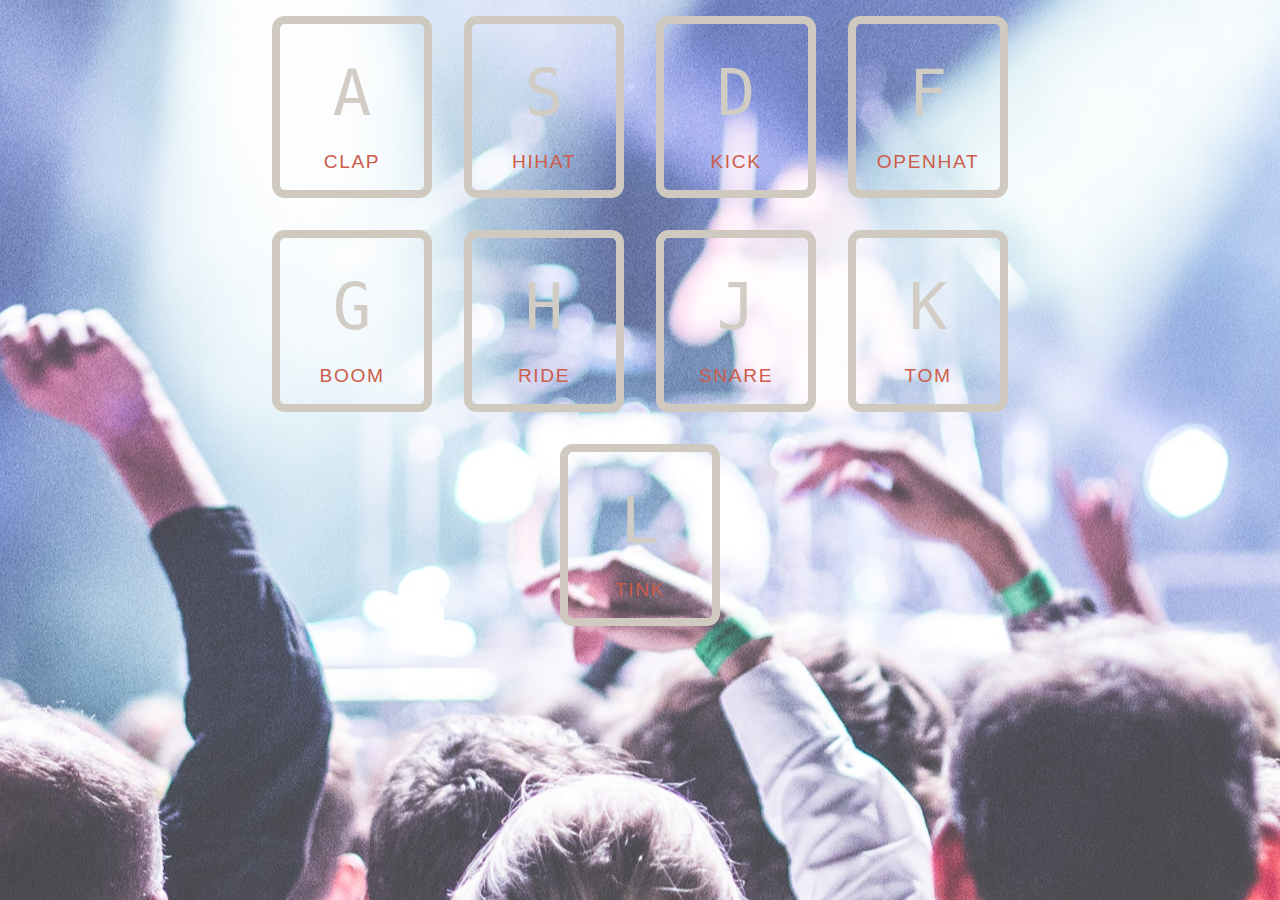
<file: 1. JS Drum kit/index.html>
<!DOCTYPE html>
<html lang="en">
  <head>
    <meta charset="UTF-8" />
    <title>JS Drum Kit</title>
    <link rel="stylesheet" href="style.css" />
  </head>
  <body>
    <div class="keys">
      <div data-key="65" class="key">
        <kbd>A</kbd>
        <span class="sound">clap</span>
      </div>
      <div data-key="83" class="key">
        <kbd>S</kbd>
        <span class="sound">hihat</span>
      </div>
      <div data-key="68" class="key">
        <kbd>D</kbd>
        <span class="sound">kick</span>
      </div>
      <div data-key="70" class="key">
        <kbd>F</kbd>
        <span class="sound">openhat</span>
      </div>
      <div data-key="71" class="key">
        <kbd>G</kbd>
        <span class="sound">boom</span>
      </div>
      <div data-key="72" class="key">
        <kbd>H</kbd>
        <span class="sound">ride</span>
      </div>
      <div data-key="74" class="key">
        <kbd>J</kbd>
        <span class="sound">snare</span>
      </div>
      <div data-key="75" class="key">
        <kbd>K</kbd>
        <span class="sound">tom</span>
      </div>
      <div data-key="76" class="key">
        <kbd>L</kbd>
        <span class="sound">tink</span>
      </div>
    </div>

    <audio data-key="65" src="sounds/clap.wav"></audio>
    <audio data-key="83" src="sounds/hihat.wav"></audio>
    <audio data-key="68" src="sounds/kick.wav"></audio>
    <audio data-key="70" src="sounds/openhat.wav"></audio>
    <audio data-key="71" src="sounds/boom.wav"></audio>
    <audio data-key="72" src="sounds/ride.wav"></audio>
    <audio data-key="74" src="sounds/snare.wav"></audio>
    <audio data-key="75" src="sounds/tom.wav"></audio>
    <audio data-key="76" src="sounds/tink.wav"></audio>

    <script>
      function playSound(e) {
        const audio = document.querySelector(`audio[data-key='${e.keyCode}']`);
        const key = document.querySelector(`.key[data-key='${e.keyCode}']`);

        //this is how you make it play
        if (!audio) return; //stop function from running all together
        audio.currentTime = 0; //rewind to the start
        audio.play();

        //for the animation
        key.classList.add("playing");
      }

      function removeTransition(e) {
        if (e.propertyName !== "transform") return; // skip it if it's not a transform
        this.classList.remove("playing");
      }

      const keys = document.querySelectorAll(".key");
      keys.forEach((key) =>
        key.addEventListener("transitionend", removeTransition)
      );

      window.addEventListener("keydown", playSound);
    </script>
  </body>
</html>
</file>
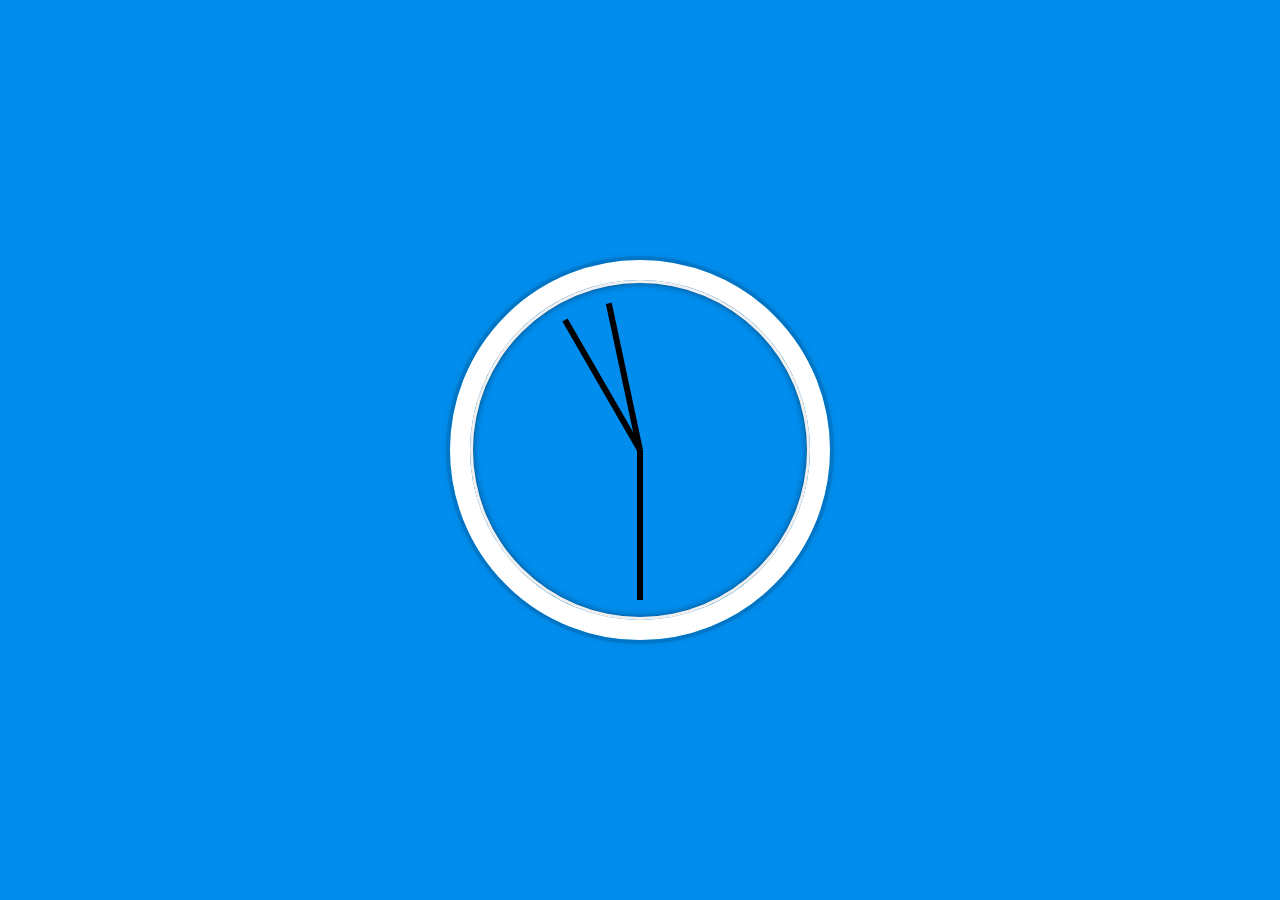
<file: 2. JS Clock/index.html>
<!DOCTYPE html>
<html lang="en">
  <head>
    <meta charset="UTF-8" />
    <title>JS + CSS Clock</title>
  </head>
  <body>
    <div class="clock">
      <div class="clock-face">
        <div class="hand hour-hand"></div>
        <div class="hand min-hand"></div>
        <div class="hand second-hand"></div>
      </div>
    </div>

    <style>
      html {
        background: #018ded url(https://unsplash.it/1500/1000?image=881&blur=5);
        background-size: cover;
        font-family: "helvetica neue";
        text-align: center;
        font-size: 10px;
      }

      body {
        margin: 0;
        font-size: 2rem;
        display: flex;
        flex: 1;
        min-height: 100vh;
        align-items: center;
      }

      .clock {
        width: 30rem;
        height: 30rem;
        border: 20px solid white;
        border-radius: 50%;
        margin: 50px auto;
        position: relative;
        padding: 2rem;
        box-shadow: 0 0 0 4px rgba(0, 0, 0, 0.1), inset 0 0 0 3px #efefef,
          inset 0 0 10px black, 0 0 10px rgba(0, 0, 0, 0.2);
      }

      .clock-face {
        position: relative;
        width: 100%;
        height: 100%;
        transform: translateY(
          -3px
        ); /* account for the height of the clock hands */
      }

      .hand {
        width: 50%;
        height: 6px;
        background: black;
        position: absolute;
        top: 50%;
        transform-origin: 100%;
        transform: rotate(90deg);
        /* transition: all 0.05s; */
        transition-timing-function: cubic-bezier(0.1, 2.7, 0.58, 1);
      }
    </style>

    <script>
      const secondHand = document.querySelector(".second-hand");
      const minHand = document.querySelector(".min-hand");
      const hourHand = document.querySelector(".hour-hand");

      function setDate() {
        const now = new Date();

        //Seconds
        const seconds = now.getSeconds();
        const secondsDegrees = (seconds / 60) * 360 + 90;
        secondHand.style.transform = `rotate(${secondsDegrees}deg)`;

        //Minutes
        const mins = now.getMinutes();
        const minsDegrees = (mins / 60) * 360 + 90;
        minHand.style.transform = `rotate(${minsDegrees}deg)`;

        //Hours
        const hours = now.getHours();
        const hoursDegrees = (hours / 12) * 360 + 90;
        hourHand.style.transform = `rotate(${hoursDegrees}deg)`;
      }

      setInterval(setDate, 1000);

      setDate();
    </script>
  </body>
</html>
</file>
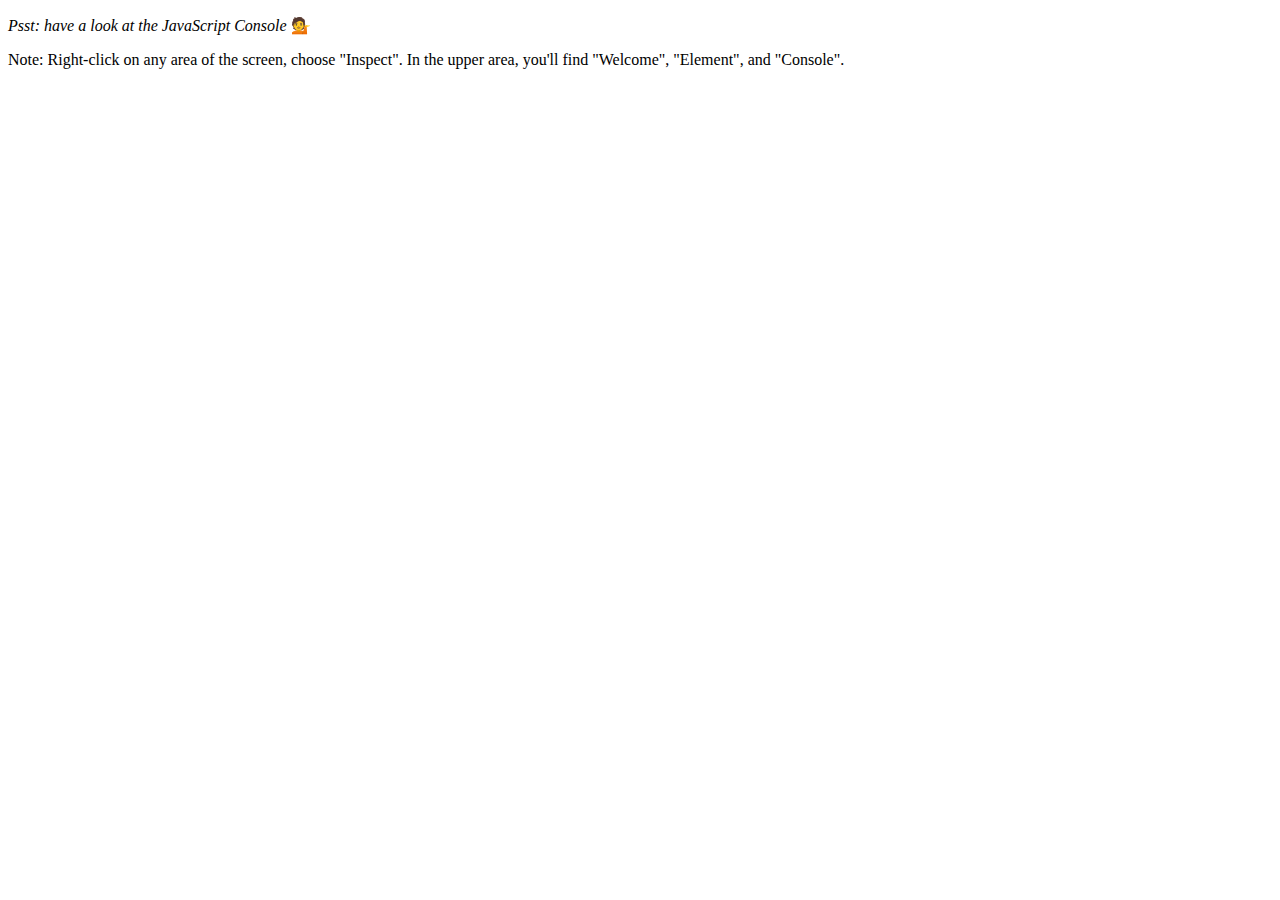
<file: 4. Cardio Day 1 Array/index.html>
<!DOCTYPE html>
<html lang="en">
  <head>
    <meta charset="UTF-8" />
    <title>Array Cardio 💪</title>
  </head>
  <body>
    <p><em>Psst: have a look at the JavaScript Console</em> 💁</p>
    <p>
      Note: Right-click on any area of the screen, choose "Inspect". In the
      upper area, you'll find "Welcome", "Element", and "Console".
    </p>
    <script>
      // Get your shorts on - this is an array workout!
      // ## Array Cardio Day 1

      // Some data we can work with

      const inventors = [
        { first: "Albert", last: "Einstein", year: 1879, passed: 1955 },
        { first: "Isaac", last: "Newton", year: 1643, passed: 1727 },
        { first: "Galileo", last: "Galilei", year: 1564, passed: 1642 },
        { first: "Marie", last: "Curie", year: 1867, passed: 1934 },
        { first: "Johannes", last: "Kepler", year: 1571, passed: 1630 },
        { first: "Nicolaus", last: "Copernicus", year: 1473, passed: 1543 },
        { first: "Max", last: "Planck", year: 1858, passed: 1947 },
        { first: "Katherine", last: "Blodgett", year: 1898, passed: 1979 },
        { first: "Ada", last: "Lovelace", year: 1815, passed: 1852 },
        { first: "Sarah E.", last: "Goode", year: 1855, passed: 1905 },
        { first: "Lise", last: "Meitner", year: 1878, passed: 1968 },
        { first: "Hanna", last: "Hammarström", year: 1829, passed: 1909 },
      ];

      const people = [
        "Bernhard, Sandra",
        "Bethea, Erin",
        "Becker, Carl",
        "Bentsen, Lloyd",
        "Beckett, Samuel",
        "Blake, William",
        "Berger, Ric",
        "Beddoes, Mick",
        "Beethoven, Ludwig",
        "Belloc, Hilaire",
        "Begin, Menachem",
        "Bellow, Saul",
        "Benchley, Robert",
        "Blair, Robert",
        "Benenson, Peter",
        "Benjamin, Walter",
        "Berlin, Irving",
        "Benn, Tony",
        "Benson, Leana",
        "Bent, Silas",
        "Berle, Milton",
        "Berry, Halle",
        "Biko, Steve",
        "Beck, Glenn",
        "Bergman, Ingmar",
        "Black, Elk",
        "Berio, Luciano",
        "Berne, Eric",
        "Berra, Yogi",
        "Berry, Wendell",
        "Bevan, Aneurin",
        "Ben-Gurion, David",
        "Bevel, Ken",
        "Biden, Joseph",
        "Bennington, Chester",
        "Bierce, Ambrose",
        "Billings, Josh",
        "Birrell, Augustine",
        "Blair, Tony",
        "Beecher, Henry",
        "Biondo, Frank",
      ];

      // Array.prototype.filter()
      // 1. Filter the list of inventors for those who were born in the 1500's

      const fifteen = inventors.filter(
        (inventor) => inventor.year >= 1500 && inventor.year <= 1600
      );

      console.table(fifteen);

      // Array.prototype.map()
      // 2. Give us an array of the inventors first and last names

      const fullNames = inventors.map(
        (inventor) => `${inventor.first} ${inventor.last}`
      );

      console.log(fullNames);

      // Array.prototype.sort()
      // 3. Sort the inventors by birthdate, oldest to youngest

      //longer version and youngest to oldest
      // const ordered = inventors.sort(function (a, b) {
      //   if (a.year > b.year) {
      //     return 1;
      //   } else {
      //     return -1;
      //   }
      // });

      //shorter version and youngest to oldest
      const ordered2 = inventors.sort((a, b) => (a.year > b.year ? 1 : -1));

      //console.log(ordered);
      console.log(ordered2);

      // Array.prototype.reduce()
      // 4. How many years did all the inventors live all together?
      const totalYears = inventors.reduce((total, inventor) => {
        return total + (inventor.passed - inventor.year);
      }, 0);

      console.log(totalYears);

      // 5. Sort the inventors by years lived

      //longer
      const oldest = inventors.sort(function (a, b) {
        const lastGuy = a.passed - a.year;
        const nextGuy = b.passed - b.year;
        return lastGuy > nextGuy ? -1 : 1;
      });

      console.log(oldest);

      // 6. create a list of Boulevards in Paris that contain 'de' anywhere in the name
      // https://en.wikipedia.org/wiki/Category:Boulevards_in_Paris

      // const category = document.querySelector(".mw-category");
      // const links = Array.from(category.querySelector("a"));

      // const de = links
      //   .map((link) => link.textContent)
      //   .filter((streetName) => streetName.include("de"));

      // 7. sort Exercise
      // Sort the people alphabetically by last name

      const alpha = people.sort(function (lastOne, nextOne) {
        const [alast, afirst] = lastOne.split(", ");
        const [blast, bfirst] = nextOne.split(", ");

        return alast > blast ? 1 : -1;
      });

      console.log(alpha);

      // 8. Reduce Exercise
      // Sum up the instances of each of these
      const data = [
        "car",
        "car",
        "truck",
        "truck",
        "bike",
        "walk",
        "car",
        "van",
        "bike",
        "walk",
        "car",
        "van",
        "car",
        "truck",
      ];

      const transportation = data.reduce(function (obj, item) {
        if (!obj[item]) {
          obj[item] = 0;
        }
        obj[item]++;
        return obj;
      }, {});

      console.log(transportation);
    </script>
  </body>
</html>
</file>
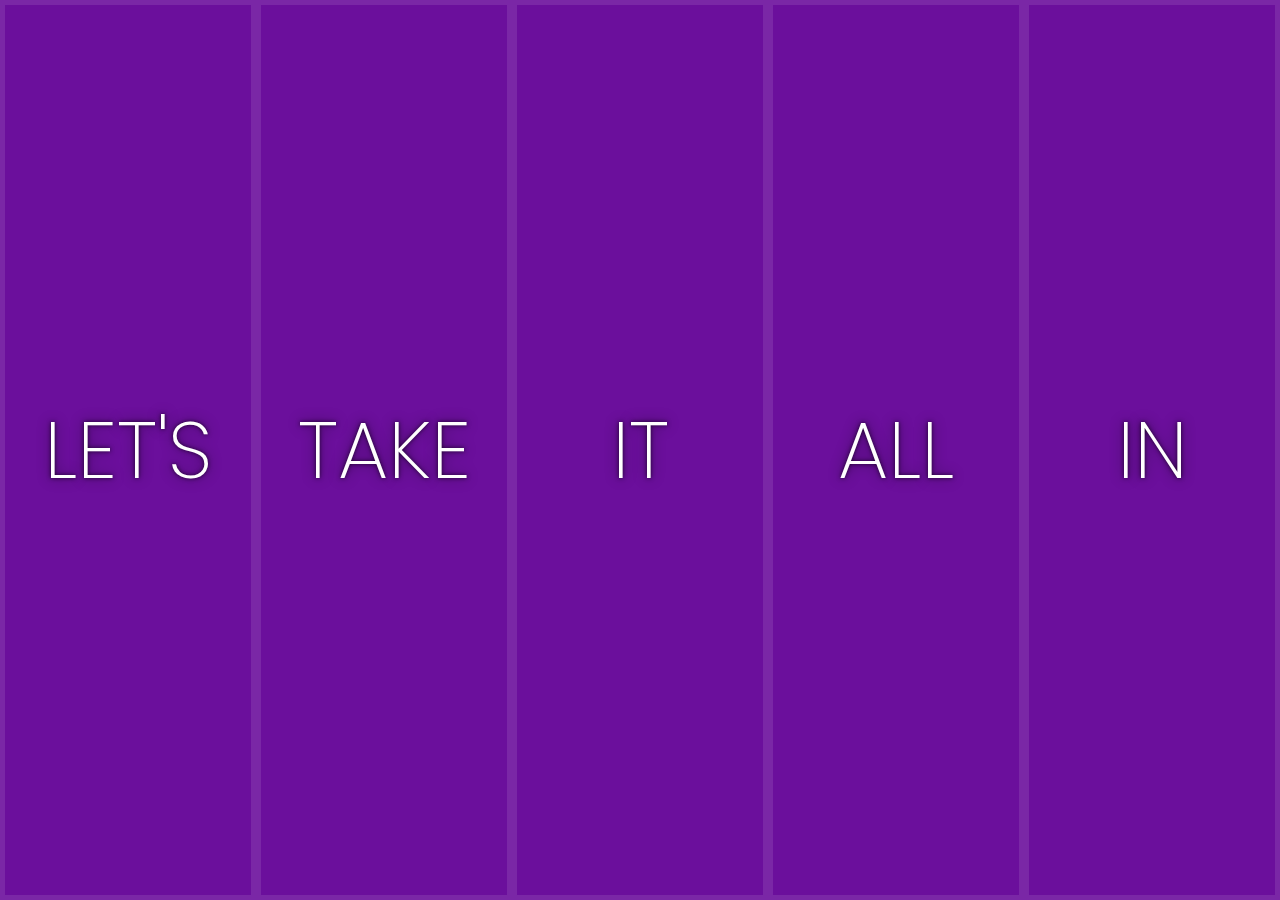
<file: 5. Flex Panel Gallery/index.html>
<!DOCTYPE html>
<html lang="en">
  <head>
    <meta charset="UTF-8" />
    <title>Flex Panels 💪</title>
    <!-- <link
      href="https://fonts.googleapis.com/css?family=Amatic+SC"
      rel="stylesheet"
      type="text/css"
    /> -->

    <link rel="preconnect" href="https://fonts.googleapis.com" />
    <link rel="preconnect" href="https://fonts.gstatic.com" crossorigin />
    <link
      href="https://fonts.googleapis.com/css2?family=Poppins&display=swap"
      rel="stylesheet"
    />
  </head>
  <body>
    <style>
      html {
        box-sizing: border-box;
        background: #ffc600;
        font-family: "Poppins", sans-serif;
        font-size: 20px;
        font-weight: 200;
      }

      body {
        margin: 0;
      }

      *,
      *:before,
      *:after {
        box-sizing: inherit;
      }

      .panels {
        min-height: 100vh;
        overflow: hidden;
        display: flex;
      }

      .panel {
        background: #6b0f9c;
        box-shadow: inset 0 0 0 5px rgba(255, 255, 255, 0.1);
        color: white;
        text-align: center;
        align-items: center;
        /* Safari transitionend event.propertyName === flex */
        /* Chrome + FF transitionend event.propertyName === flex-grow */
        transition: font-size 0.7s cubic-bezier(0.61, -0.19, 0.7, -0.11),
          flex 0.7s cubic-bezier(0.61, -0.19, 0.7, -0.11), background 0.2s;
        font-size: 20px;
        background-size: cover;
        background-position: center;
        /* border: solid 1px bisque; */
        flex: 1;
        justify-content: center;
        align-items: center;
        display: flex;
        flex-direction: column;
      }

      .panel1 {
        background-image: url(https://source.unsplash.com/gYl-UtwNg_I/1500x1500);
      }
      .panel2 {
        background-image: url(https://source.unsplash.com/rFKUFzjPYiQ/1500x1500);
      }
      .panel3 {
        background-image: url(https://images.unsplash.com/photo-1465188162913-8fb5709d6d57?ixlib=rb-0.3.5&q=80&fm=jpg&crop=faces&cs=tinysrgb&w=1500&h=1500&fit=crop&s=967e8a713a4e395260793fc8c802901d);
      }
      .panel4 {
        background-image: url(https://source.unsplash.com/ITjiVXcwVng/1500x1500);
      }
      .panel5 {
        background-image: url(https://source.unsplash.com/3MNzGlQM7qs/1500x1500);
      }

      /* Flex Children */
      .panel > * {
        margin: 0;
        width: 100%;
        transition: transform 0.5s;
        /* border: 1px solid bisque; */
        flex: 1 0 auto;
        display: flex;
        align-items: center;
        justify-content: center;
      }

      .panel > *:first-child {
        transform: translateY(-100%);
      }
      .panel.open-active > *:first-child {
        transform: translateY(0);
      }

      .panel > *:last-child {
        transform: translateY(100%);
      }
      .panel.open-active > *:last-child {
        transform: translateY(0);
      }

      .panel p {
        text-transform: uppercase;
        font-family: "Poppins", sans-serif;
        text-shadow: 0 0 4px rgba(0, 0, 0, 0.72), 0 0 14px rgba(0, 0, 0, 0.45);
        font-size: 2em;
      }

      .panel p:nth-child(2) {
        font-size: 4em;
      }

      .panel.open {
        flex: 5;
        font-size: 40px;
      }
    </style>

    <div class="panels">
      <div class="panel panel1">
        <p>Hey</p>
        <p>Let's</p>
        <p>Dance</p>
      </div>
      <div class="panel panel2">
        <p>Give</p>
        <p>Take</p>
        <p>Receive</p>
      </div>
      <div class="panel panel3">
        <p>Experience</p>
        <p>It</p>
        <p>Today</p>
      </div>
      <div class="panel panel4">
        <p>Give</p>
        <p>All</p>
        <p>You can</p>
      </div>
      <div class="panel panel5">
        <p>Life</p>
        <p>In</p>
        <p>Motion</p>
      </div>
    </div>

    <script>
      const panels = document.querySelectorAll(".panel");

      function toggleOpen() {
        this.classList.toggle("open");
      }

      function toggleActive(e) {
        if (e.propertyName.includes("flex")) {
          this.classList.toggle("open-active");
        }
      }

      panels.forEach((panel) => panel.addEventListener("click", toggleOpen));
      panels.forEach((panel) =>
        panel.addEventListener("transitionend", toggleActive)
      );
    </script>
  </body>
</html>
</file>
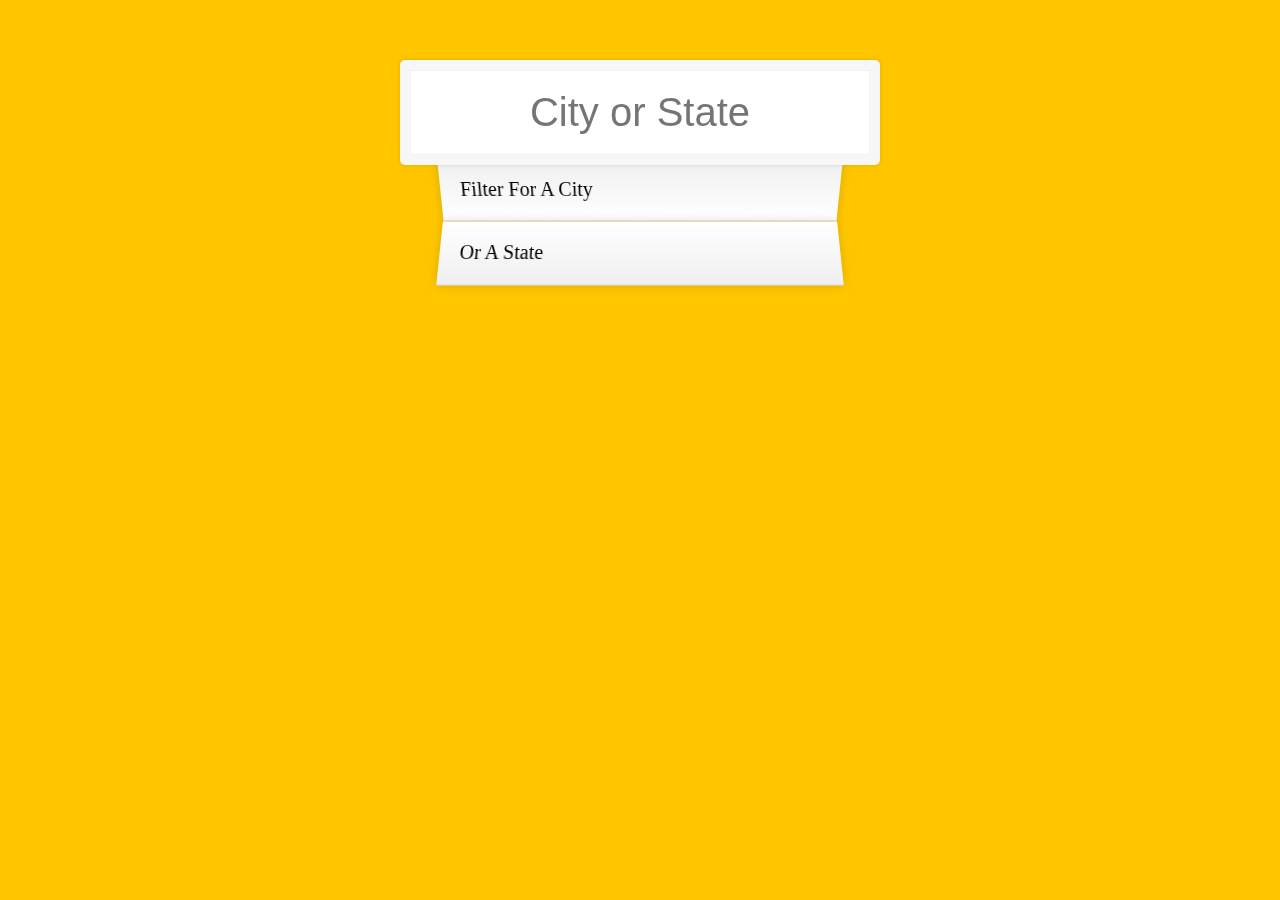
<file: 6. JS Type ahead/index.html>
<!DOCTYPE html>
<html lang="en">
  <head>
    <meta charset="UTF-8" />
    <title>Type Ahead 👀</title>
    <link rel="stylesheet" href="style.css" />
  </head>
  <body>
    <form class="search-form">
      <input type="text" class="search" placeholder="City or State" />
      <ul class="suggestions">
        <li>Filter for a city</li>
        <li>or a state</li>
      </ul>
    </form>
    <script>
      const endpoint =
        "https://gist.githubusercontent.com/Miserlou/c5cd8364bf9b2420bb29/raw/2bf258763cdddd704f8ffd3ea9a3e81d25e2c6f6/cities.json";

      const cities = [];

      fetch(endpoint)
        .then((blob) => blob.json())
        .then((data) => cities.push(...data));

      function findMatches(wordtoMatch, cities) {
        return cities.filter((place) => {
          const regex = new RegExp(wordtoMatch, "gi");
          return place.city.match(regex) || place.state.match(regex);
        });
      }

      function numberWithCommas(x) {
        return x.toString().replace(/\B(?=(\d{3})+(?!\d))/g, ",");
      }

      function displayMatches() {
        const matchArray = findMatches(this.value, cities);
        const html = matchArray
          .map((place) => {
            const regex = new RegExp(this.value, "gi");
            const cityName = place.city.replace(
              regex,
              `<span class="hl">${this.value}</span>`
            );
            const stateName = place.state.replace(
              regex,
              `<span class="hl">${this.value}</span>`
            );

            return `
          <li>
            <span class="name">${cityName}, ${stateName}</span>
            <span class="population">${numberWithCommas(
              place.population
            )}</span>
          </li>
          `;
          })
          .join("");
        suggestions.innerHTML = html;
      }

      const searchInput = document.querySelector(".search");
      const suggestions = document.querySelector(".suggestions");

      searchInput.addEventListener("change", displayMatches);
      searchInput.addEventListener("keyup", displayMatches);
    </script>
  </body>
</html>
</file>
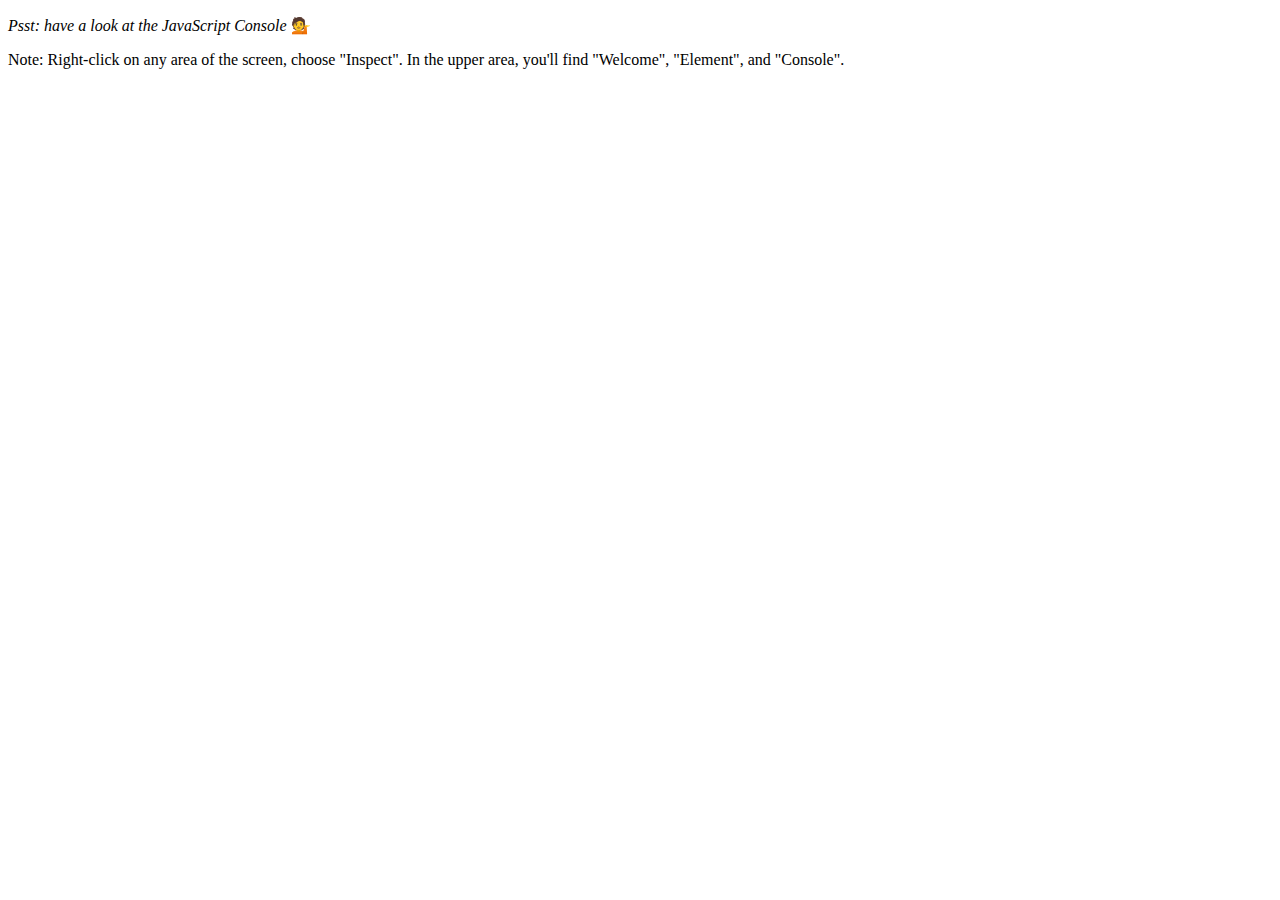
<file: 7. Cardio Day 2 Array/index.html>
<!DOCTYPE html>
<html lang="en">
  <head>
    <meta charset="UTF-8" />
    <title>Array Cardio 💪💪</title>
  </head>
  <body>
    <p><em>Psst: have a look at the JavaScript Console</em> 💁</p>
    <p>
      Note: Right-click on any area of the screen, choose "Inspect". In the
      upper area, you'll find "Welcome", "Element", and "Console".
    </p>
    <script>
      // ## Array Cardio Day 2

      const people = [
        { name: "Wes", year: 1988 },
        { name: "Kait", year: 1986 },
        { name: "Irv", year: 1970 },
        { name: "Lux", year: 2015 },
      ];

      const comments = [
        { text: "Love this!", id: 523423 },
        { text: "Super good", id: 823423 },
        { text: "You are the best", id: 2039842 },
        { text: "Ramen is my fav food ever", id: 123523 },
        { text: "Nice Nice Nice!", id: 542328 },
      ];

      // Some and Every Checks
      // Array.prototype.some() // is at least one person 19 or older?

      //longer version
      // const isAdult = people.some(function (person) {
      //   const currentYear = new Date().getFullYear();
      //   if ((currentYear = person.year >= 19)) {
      //     return true;
      //   }
      // });

      //shorter version
      const isAdult = people.some(
        (person) => new Date().getFullYear() - person.year >= 19
      );

      console.log({ isAdult });

      // Array.prototype.every() // is everyone 19 or older?

      const allAdults = people.every(
        (person) => new Date().getFullYear() - person.year >= 19
      );

      console.log(allAdults);

      // Array.prototype.find()
      // Find is like filter, but instead returns just the one you are looking for
      // find the comment with the ID of 823423

      //longer version
      // const comment = comments.find(function (comment) {
      //   if (comment.id === 823423) {
      //     return true;
      //   }
      // });

      // shorter version
      const comment = comments.find((comment) => comment.id === 823423);

      console.log(comment);

      // Array.prototype.findIndex()
      // Find the comment with this ID
      // delete the comment with the ID of 823423

      const index = comments.findIndex((comment) => comment.id === 823423);
      console.log(index);

      //one way to delete the comment
      //comments.splice(index, 1);

      const newComments = [
        ...comments.slice(0, index),
        ...comments.slice(index + 1),
      ];

      console.table(comments);
      console.table(newComments);
    </script>
  </body>
</html>
</file>
<file: 1. JS Drum kit/style.css>
body,
html {
  margin: 0;
  padding: 0;
  font-family: sans-serif;
  /* background-color: black; */
}
body {
  display: flex;
  height: 100vh;
  width: 100%;
  background-color: lightblue;
  background: url("background-2.jpg") no-repeat fixed center;
}

.wrapper {
  flex: 1;
  background-size: cover;
  height: 100%;
  display: flex;
  flex-direction: column;
  align-items: center;
  justify-content: center;
}
.keys {
  max-height: 70%;
  max-width: 70%;
  margin: 0 auto;
  display: flex;
  flex: 1;
  flex-flow: row wrap;
  align-items: center;
  justify-content: center;
}

.key {
  cursor: pointer;
  border: 0.5rem solid #d0c9bf;
  border-radius: 0.8rem;
  font-size: 1.5rem;
  margin: 1rem;
  padding: 1rem 0.5rem;
  transition: all 0.07s ease;
  min-width: 8rem;
  max-width: 10rem;
  text-align: center;
  color: #d1cdc4;
  /* background: rgba(#111f28, 0.9); */
  /* background-color: rgba(255, 255, 255, 0.5); */
}

.key:hover {
  background: rgba(#111f28, 0.8);
}

.playing {
  transform: scale(1.1);
  border-color: #feba67;
  box-shadow: 0 0 1rem #ffc600;
  background: rgba(#111f28, 0.7);
}

kbd {
  display: block;
  font-size: 4rem;
  padding-top: 1rem;
  padding-bottom: 1rem;
}
kbd:hover {
  transform: scale(1.1);
}

.sound {
  font-size: 1.2rem;
  text-transform: uppercase;
  letter-spacing: 0.1rem;
  color: #cd5c4a;
}
</file>
<file: 6. JS Type ahead/style.css>
html {
  box-sizing: border-box;
  background: #ffc600;
  font-family: 'helvetica neue';
  font-size: 20px;
  font-weight: 200;
}

*, *:before, *:after {
  box-sizing: inherit;
}

input {
  width: 100%;
  padding: 20px;
}

.search-form {
  max-width: 400px;
  margin: 50px auto;
}

input.search {
  margin: 0;
  text-align: center;
  outline: 0;
  border: 10px solid #F7F7F7;
  width: 120%;
  left: -10%;
  position: relative;
  top: 10px;
  z-index: 2;
  border-radius: 5px;
  font-size: 40px;
  box-shadow: 0 0 5px rgba(0, 0, 0, 0.12), inset 0 0 2px rgba(0, 0, 0, 0.19);
}

.suggestions {
  margin: 0;
  padding: 0;
  position: relative;
  /*perspective: 20px;*/
}

.suggestions li {
  background: white;
  list-style: none;
  border-bottom: 1px solid #D8D8D8;
  box-shadow: 0 0 10px rgba(0, 0, 0, 0.14);
  margin: 0;
  padding: 20px;
  transition: background 0.2s;
  display: flex;
  justify-content: space-between;
  text-transform: capitalize;
}

.suggestions li:nth-child(even) {
  transform: perspective(100px) rotateX(3deg) translateY(2px) scale(1.001);
  background: linear-gradient(to bottom,  #ffffff 0%,#EFEFEF 100%);
}

.suggestions li:nth-child(odd) {
  transform: perspective(100px) rotateX(-3deg) translateY(3px);
  background: linear-gradient(to top,  #ffffff 0%,#EFEFEF 100%);
}

span.population {
  font-size: 15px;
}

.hl {
  background: #ffc600;
}
</file>
